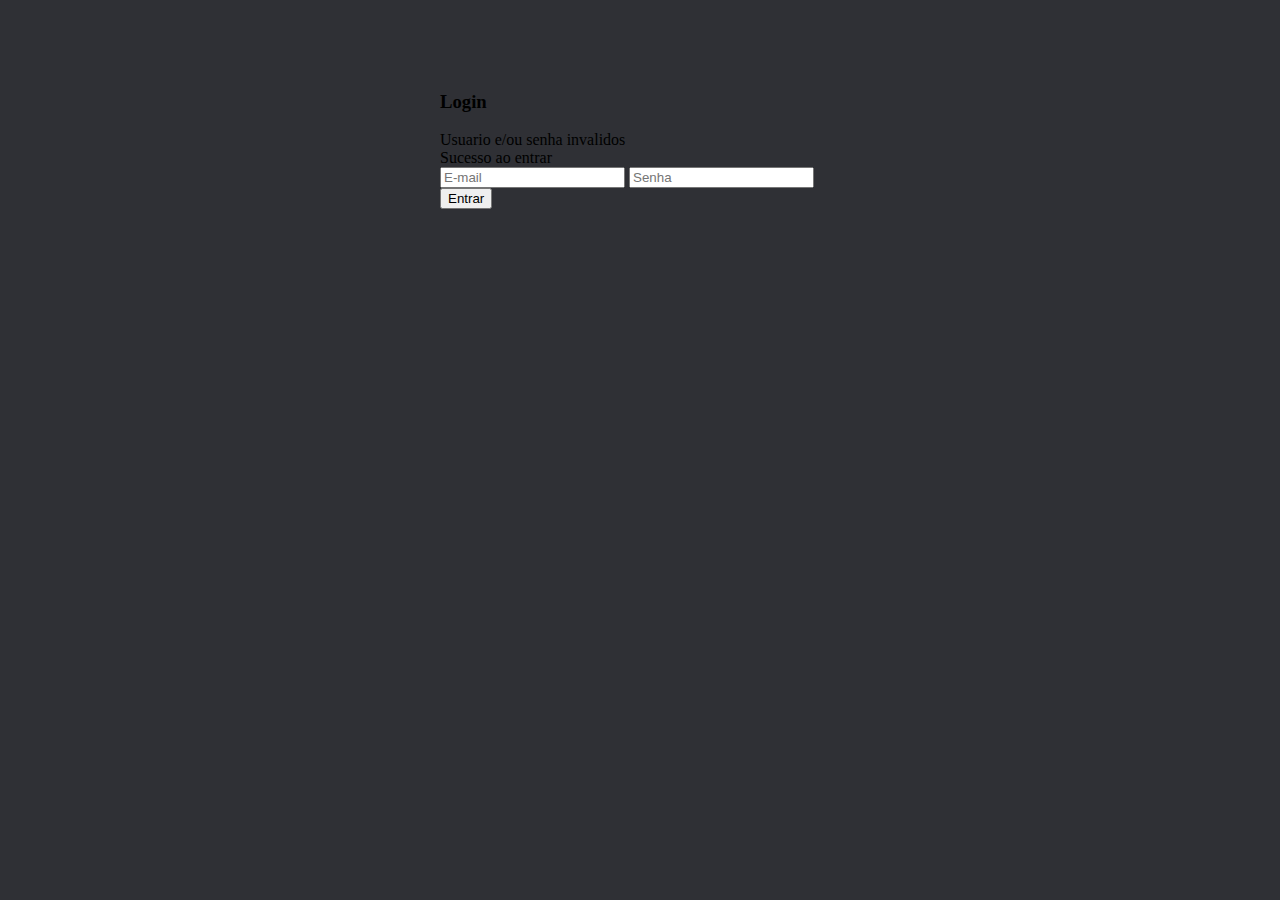
<file: Desenvolvimento visual de software/index2.html>
<!DOCTYPE html>
<html lang="pt-br">
  <head>
    <!-- Meta tags Obrigatórias -->
    <meta charset="utf-8">
    <meta name="viewport" content="width=device-width, initial-scale=1, shrink-to-fit=no">

    <!-- Bootstrap CSS -->
    <link rel="stylesheet" href="https://stackpath.bootstrapcdn.com/bootstrap/4.1.3/css/bootstrap.min.css" integrity="sha384-MCw98/SFnGE8fJT3GXwEOngsV7Zt27NXFoaoApmYm81iuXoPkFOJwJ8ERdknLPMO" crossorigin="anonymous">
    <link rel="stylesheet" href="styles.css">

    <title>Login formulario</title>
  </head>
  <body class="text-center">
    <main class="bg-white">
        <form id="login-form">
            <h3 class="mb-3">Login</h3>
            <div class="alert alert-danger d-none alert-heading" role="alert" id="error-msg">
              Usuario e/ou senha invalidos
              </div>
              <div class="alert alert-success d-none alert-heading" role="alert" id="success-msg">
                Sucesso ao entrar
                </div>
            <input type="email" name="email" id="email" placeholder="E-mail" class="form-control mb-3">
            <input type="password" name="pwd" id="pwd" placeholder="Senha" class="form-control mb-3">
            <button type="submit" id="btn-submit" class="btn btn-primary btn-lg btn-block" data-dismiss="alert" >Entrar</button>
           
        </form>
    </main>
<script src="script2.js"></script>
  </body>
</html>
</file>
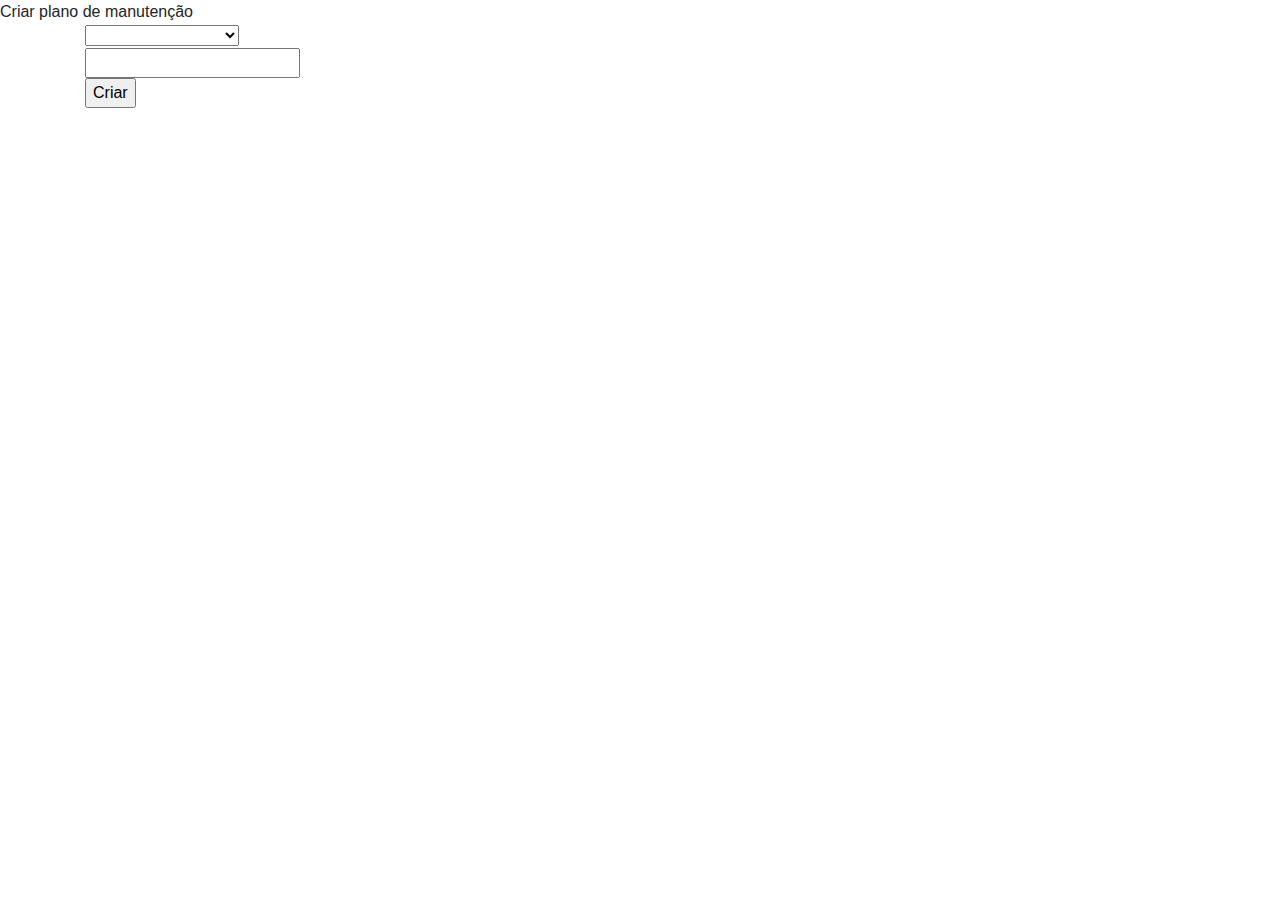
<file: Desenvolvimento visual de software/Plano.html>
<!DOCTYPE html>
<html lang="en">
<head>
    <meta charset="UTF-8">
    <meta http-equiv="X-UA-Compatible" content="IE=edge">
    <meta name="viewport" content="width=device-width, initial-scale=1.0">
    <link rel="stylesheet" href="bootstrap.min.css">
    <title>Plano de Manutenção</title>
</head>
<body>
    <div class="">
        <span>Criar plano de manutenção</span>
    </div>
    <div class="container">
        <div class="form">
            <div>
                <select name="Tipo-de-plano" id="Tipo-de-plano" placeholder="Tipo de plano de manutenção">
                    <option value=""></option>
                    <option value="Plano-de-lubrifição">Plano de lubrifição</option>
                    <option value="Plano-de-inspeção">Plano de inspeção</option>
                    <option value="Plano-de-limpeza">Plano de limpeza</option>
                </select>
            </div>
            <div>
                <input type="text" palceholder="caixa de texto">
            </div>
            <div>
                <input type="button" value="Criar">
            </div>
        </div>
    </div>

<script src="script2.js"></script>  
</body>
</html>
</file>
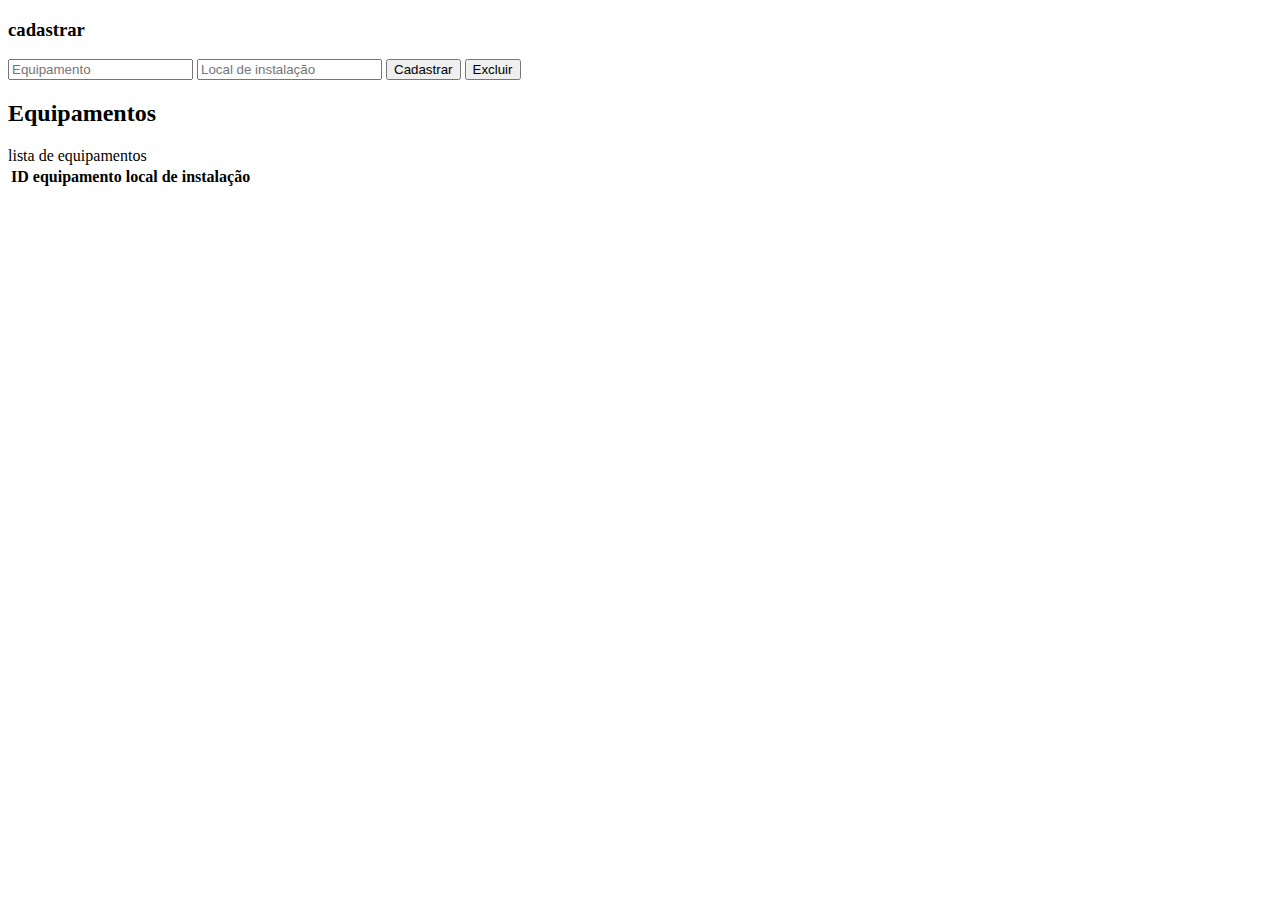
<file: teste/teste.html>
<!DOCTYPE html>
<html lang="en">
<head>
    <meta charset="UTF-8">
    <meta http-equiv="X-UA-Compatible" content="IE=edge">
    <meta name="viewport" content="width=device-width, initial-scale=1.0">
    <title>teste</title>
</head>
<body>
    <form id="equipamento">
        <div>
            <h3>cadastrar</h3>
        </div>
        <div>
            <input type="text" name="nomeEquipamento" id="nomeEquipamento" placeholder="Equipamento">
            <input type="text" name="localInstalação" id="localInstalação" placeholder="Local de instalação">
            <button onclick="equipamento.cadastrar()">Cadastrar</button>
            <button onclick="equipamento.excluir()">Excluir</button>
        </div>
    </form>

    <div>
        <h2>Equipamentos</h2>
        <span>lista de equipamentos</span>

        <table>
            <thead>
                <th>ID</th>
                <th>equipamento</th>
                <th>local de instalação</th>
            </thead>
            <tbody id="tbody">
               
            </tbody>
        </table>
    </div>

    <script src="script.js"></script>
</body>
</html>
</file>
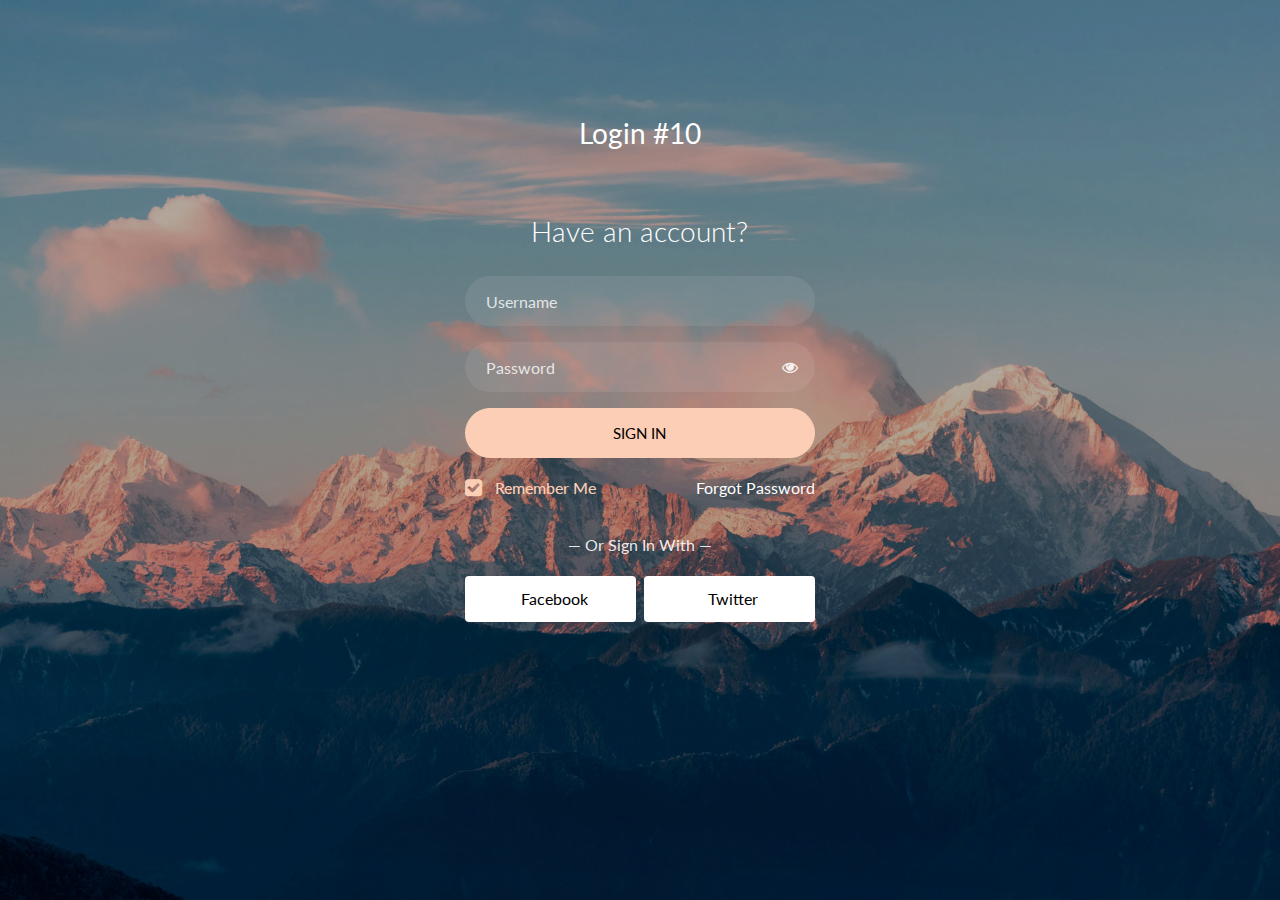
<file: Desenvolvimento visual de software/cola/index2.html>
<!doctype html>
<html lang="en">
  <head>
  	<title>Login 10</title>
    <meta charset="utf-8">
    <meta name="viewport" content="width=device-width, initial-scale=1, shrink-to-fit=no">

	<link href="https://fonts.googleapis.com/css?family=Lato:300,400,700&display=swap" rel="stylesheet">

	<link rel="stylesheet" href="https://stackpath.bootstrapcdn.com/font-awesome/4.7.0/css/font-awesome.min.css">
	
	<link rel="stylesheet" href="css/style.css">

	</head>
	<body class="img js-fullheight" style="background-image: url(images/bg.jpg);">
	<section class="ftco-section">
		<div class="container">
			<div class="row justify-content-center">
				<div class="col-md-6 text-center mb-5">
					<h2 class="heading-section">Login #10</h2>
				</div>
			</div>
			<div class="row justify-content-center">
				<div class="col-md-6 col-lg-4">
					<div class="login-wrap p-0">
		      	<h3 class="mb-4 text-center">Have an account?</h3>
		      	<form action="#" class="signin-form">
		      		<div class="form-group">
		      			<input type="text" class="form-control" placeholder="Username" required>
		      		</div>
	            <div class="form-group">
	              <input id="password-field" type="password" class="form-control" placeholder="Password" required>
	              <span toggle="#password-field" class="fa fa-fw fa-eye field-icon toggle-password"></span>
	            </div>
	            <div class="form-group">
	            	<button type="submit" class="form-control btn btn-primary submit px-3">Sign In</button>
	            </div>
	            <div class="form-group d-md-flex">
	            	<div class="w-50">
		            	<label class="checkbox-wrap checkbox-primary">Remember Me
									  <input type="checkbox" checked>
									  <span class="checkmark"></span>
									</label>
								</div>
								<div class="w-50 text-md-right">
									<a href="#" style="color: #fff">Forgot Password</a>
								</div>
	            </div>
	          </form>
	          <p class="w-100 text-center">&mdash; Or Sign In With &mdash;</p>
	          <div class="social d-flex text-center">
	          	<a href="#" class="px-2 py-2 mr-md-1 rounded"><span class="ion-logo-facebook mr-2"></span> Facebook</a>
	          	<a href="#" class="px-2 py-2 ml-md-1 rounded"><span class="ion-logo-twitter mr-2"></span> Twitter</a>
	          </div>
		      </div>
				</div>
			</div>
		</div>
	</section>

	<script src="js/jquery.min.js"></script>
  <script src="js/popper.js"></script>
  <script src="js/bootstrap.min.js"></script>
  <script src="js/main.js"></script>

	</body>
</html>
</file>
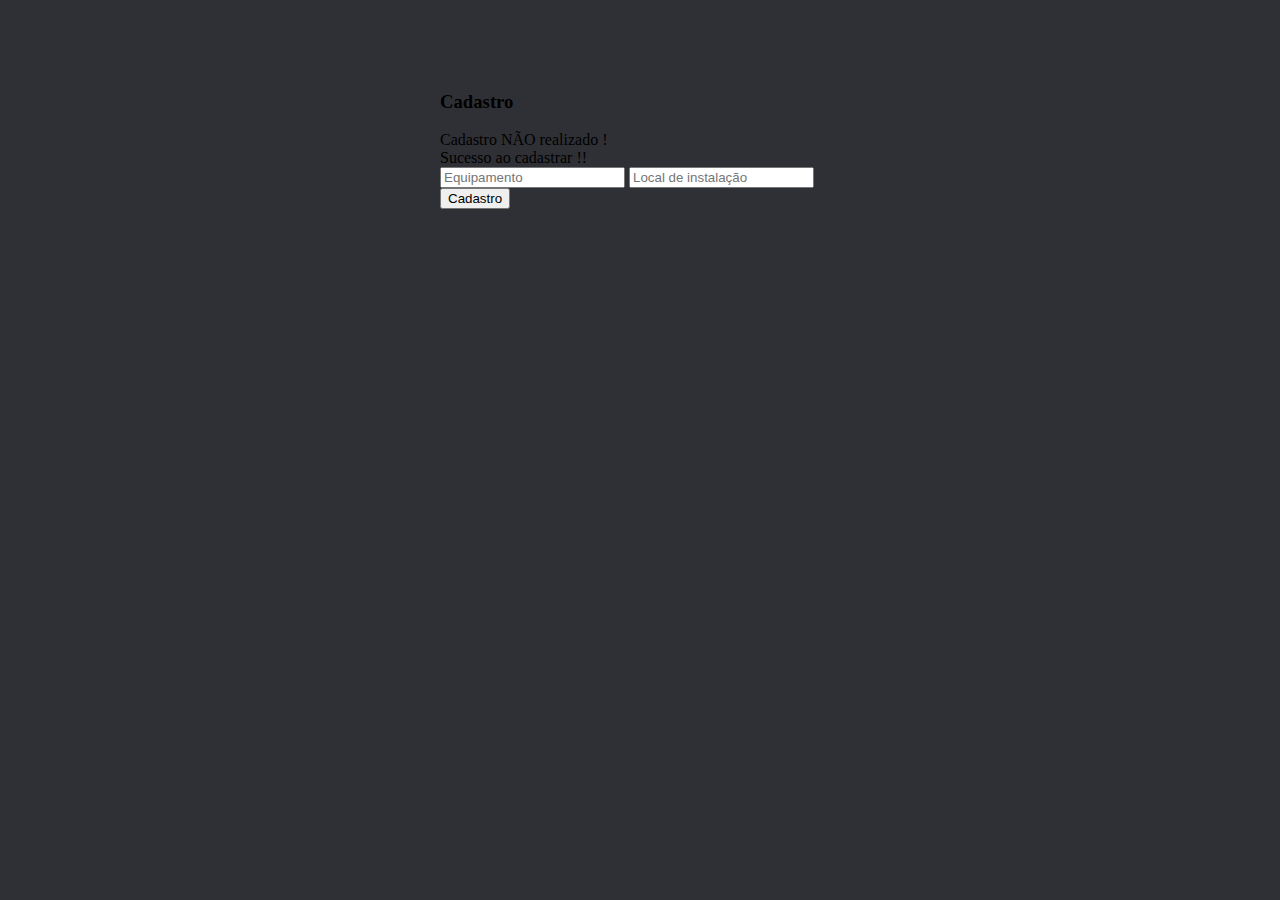
<file: Desenvolvimento-de-Software-Visual/front-end/lala/index2.html>
<!DOCTYPE html>
<html lang="pt-br">
  <head>
    <!-- Meta tags Obrigatórias -->
    <meta charset="utf-8">
    <meta name="viewport" content="width=device-width, initial-scale=1, shrink-to-fit=no">

    <!-- Bootstrap CSS -->
    <link rel="stylesheet" href="https://stackpath.bootstrapcdn.com/bootstrap/4.1.3/css/bootstrap.min.css" integrity="sha384-MCw98/SFnGE8fJT3GXwEOngsV7Zt27NXFoaoApmYm81iuXoPkFOJwJ8ERdknLPMO" crossorigin="anonymous">
    <link rel="stylesheet" href="styles.css">

    <title>Cadastro de equipamentos</title>
  </head>
  <body class="text-center">
    <main class="bg-white">
        <form id="login-form">
            <h3 class="mb-3">Cadastro</h3>
            <div class="alert alert-danger d-none alert-heading" role="alert" id="error-msg">
              Cadastro NÃO realizado !
              </div>
              <div class="alert alert-success d-none alert-heading" role="alert" id="success-msg">
                Sucesso ao cadastrar !!
                </div>
            <input type="text" name="equipamento" id="equipamento" placeholder="Equipamento" class="form-control mb-3">
            <input type="text" name="instalação" id="instalação" placeholder="Local de instalação" class="form-control mb-3">
            <button type="submit" id="btn-submit" class="btn btn-primary btn-lg btn-block" data-dismiss="alert" >Cadastro</button>
           
        </form>
    </main>
<script src="script2.js"></script>
  </body>
</html>
</file>
<file: Desenvolvimento visual de software/styles.css>
body{
    background-color:rgb(47, 48, 53);
}

main{
    width: 100%;
    max-width: 400px;
    padding: 4rem;
    margin: auto;
}
</file>
<file: Desenvolvimento-de-Software-Visual/front-end/lala/styles.css>
body{
    background-color:rgb(47, 48, 53);
}

main{
    width: 100%;
    max-width: 400px;
    padding: 4rem;
    margin: auto;
}
</file>
